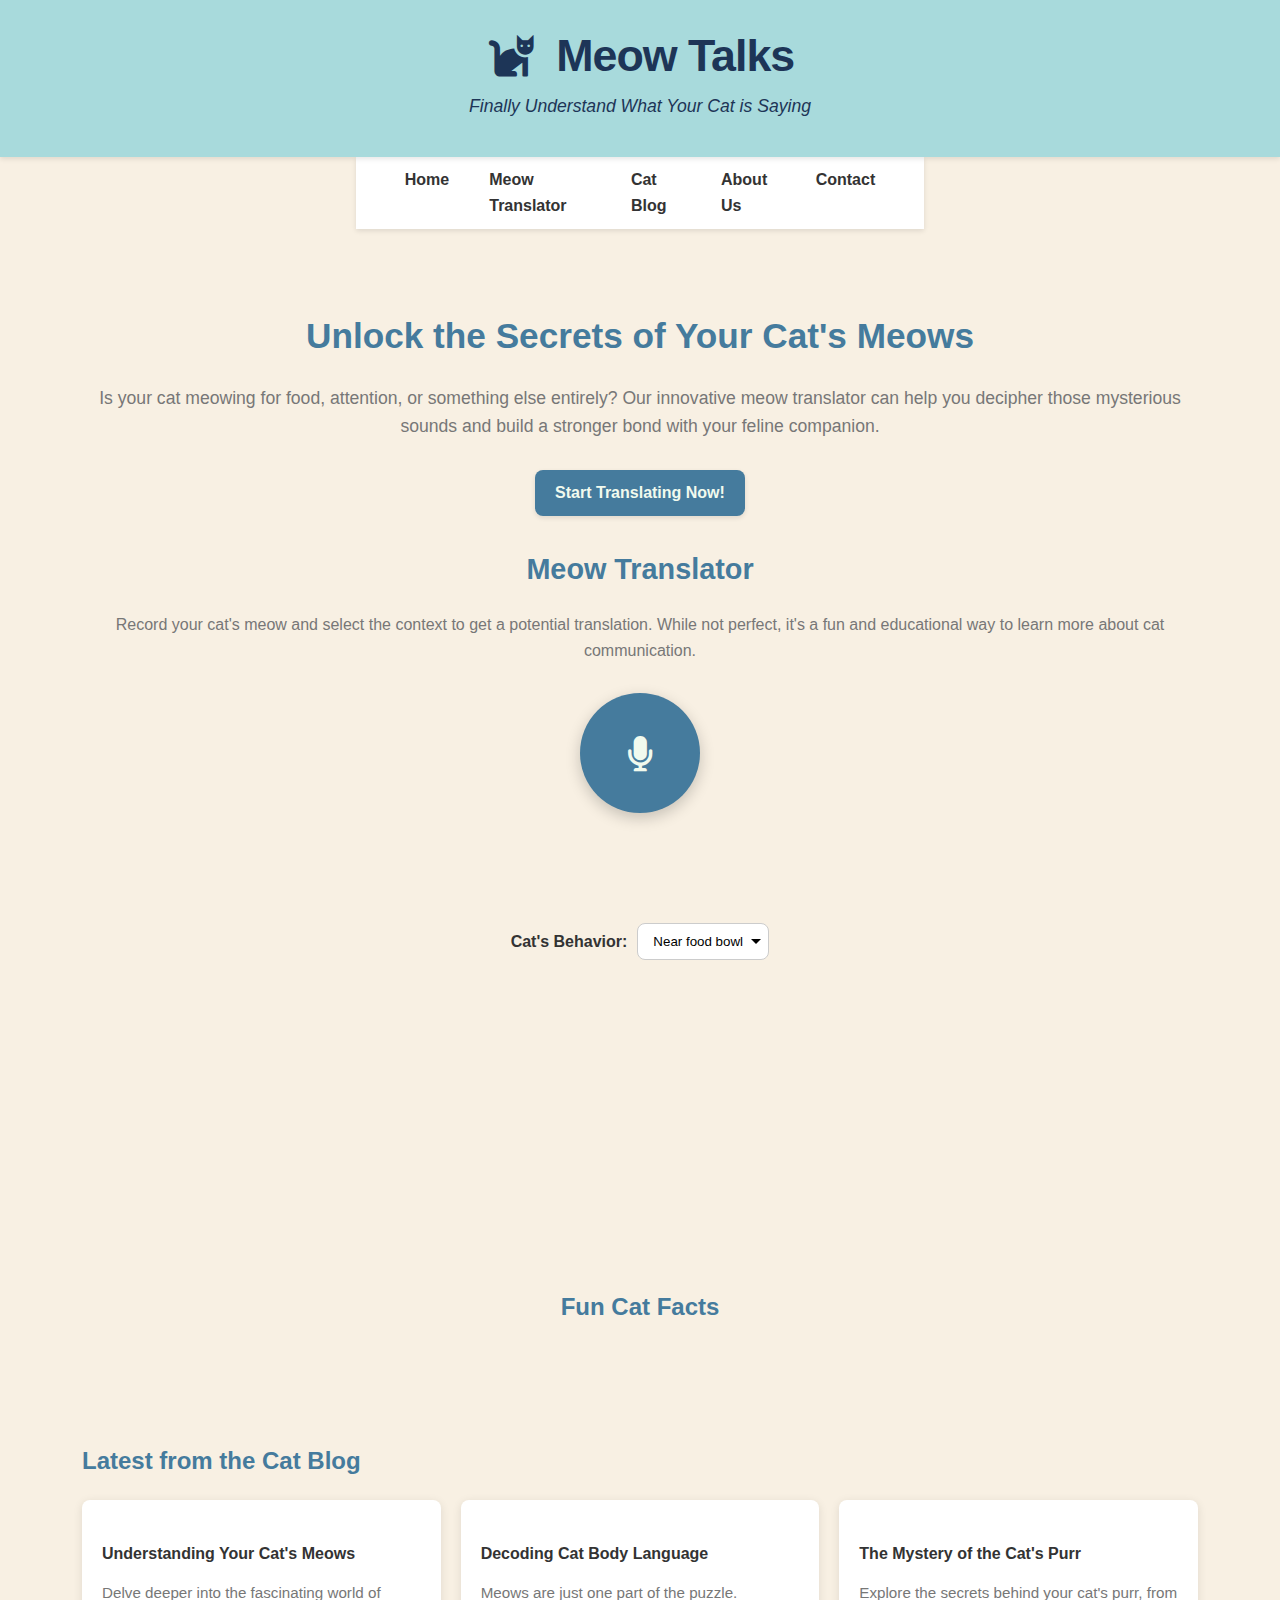
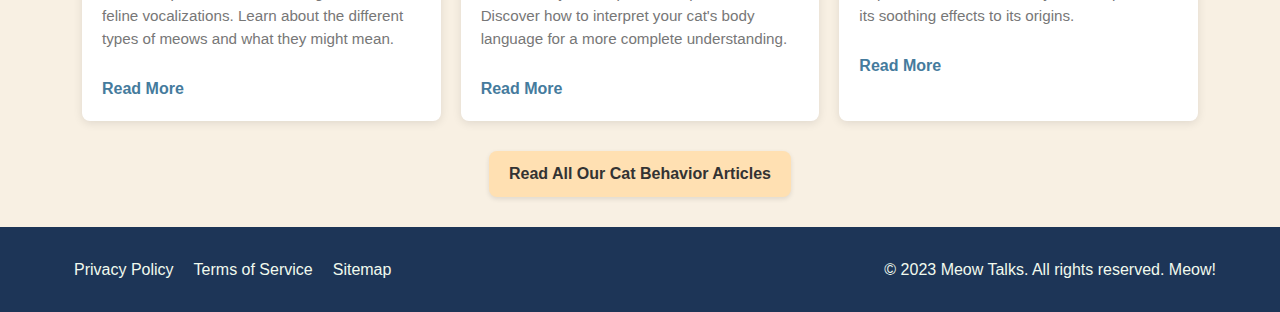
<file: index.html>
<!DOCTYPE html>
<html lang="en">
<head>
    <!--  Meta Information (Crucial for SEO) -->
    <meta charset="UTF-8">
    <meta name="viewport" content="width=device-width, initial-scale=1.0">
    <title>Meow Talks - Understand Your Cat's Meows | Cat Translator</title>
    <meta name="description" content="Decode your cat's meows with Meow Talks! Understand what your feline friend is trying to say with our innovative cat meow translator. Learn about different meow sounds and cat behavior.">
    <meta name="keywords" content="meow translator, cat sounds, understand cat meows, cat communication, cat behavior, feline language, cat vocalization, meow meaning">
    <meta name="author" content="Meow Talks Team">
    <link rel="canonical" href="https://meowtalks.com/">
    <link rel="icon" href="/favicon.ico" type="image/x-icon">

    <!--  Social Media Meta Tags (for better sharing) -->
    <meta property="og:title" content="Meow Talks - Understand Your Cat's Meows">
    <meta property="og:description" content="Finally understand what your cat is saying! Use our meow translator to decode their vocalizations.">
    <meta property="og:image" content="https://meowtalks.com/images/meow-talks-social-share.jpg">
    <meta property="og:url" content="https://meowtalks.com/">
    <meta property="og:type" content="website">

    <meta name="twitter:card" content="summary_large_image">
    <meta name="twitter:title" content="Meow Talks - Understand Your Cat's Meows">
    <meta name="twitter:description" content="Unlock the secrets of your cat's meows with our easy-to-use translator.">
    <meta name="twitter:image" content="https://meowtalks.com/images/meow-talks-twitter-card.jpg">

    <!--  Link to Stylesheets -->
    <link rel="stylesheet" href="style.css">
    <link rel="stylesheet" href="https://cdnjs.cloudflare.com/ajax/libs/font-awesome/6.0.0/css/all.min.css" integrity="sha512-9usAa10IRO0HhonpyAIVpjrylPvoDwiPUiKdWk5t3PyolY1cOd4DSE0Ga+ri4AuTroPR5aQvXU9xC6qOPnzFeg==" crossorigin="anonymous" referrerpolicy="no-referrer" />

    <!--  Google Tag Manager -->
    <!-- Google tag (gtag.js) -->
    <script async src="https://www.googletagmanager.com/gtag/js?id=G-YEDQECMYF3"></script>
    <script>
        window.dataLayer = window.dataLayer || [];
        function gtag(){dataLayer.push(arguments);}
        gtag('js', new Date());
        gtag('config', 'G-YEDQECMYF3');
    </script>

</head>
<body>
    <!--  Header Section -->
    <header>
        <div class="container">
            <h1><a href="/" title="Go to Meow Talks Homepage"><i class="fas fa-cat"></i> Meow Talks</a></h1>
            <p class="tagline">Finally Understand What Your Cat is Saying</p>
        </div>
    </header>

    <!--  Navigation Section -->
    <nav class="main-nav">
        <div class="container">
            <ul>
                <li><a href="/" aria-label="Link to the homepage">Home</a></li>
                <li><a href="/meow-translator" aria-label="Use the meow translator tool">Meow Translator</a></li>
                <li><a href="blog.html" aria-label="Read our blog about cat behavior">Cat Blog</a></li>
                <li><a href="/about" aria-label="Learn more about Meow Talks">About Us</a></li>
                <li><a href="/contact" aria-label="Contact the Meow Talks team">Contact</a></li>
            </ul>
        </div>
    </nav>

    <!--  Main Content Area -->
    <main>
        <div class="container">
            <section class="hero">
                <h2>Unlock the Secrets of Your Cat's Meows</h2>
                <p>Is your cat meowing for food, attention, or something else entirely? Our innovative meow translator can help you decipher those mysterious sounds and build a stronger bond with your feline companion.</p>
                <a href="/meow-translator" class="button primary">Start Translating Now!</a>
            </section>

            <section class="translator-section">
                <h3>Meow Translator</h3>
                <p>Record your cat's meow and select the context to get a potential translation. While not perfect, it's a fun and educational way to learn more about cat communication.</p>
                <div class="record-container">
                    <button id="recordBtn" class="record-button" aria-label="Start recording your cat's meow" title="Start Recording">
                        <i class="fas fa-microphone"></i>
                    </button>
                    <div id="listeningIndicator" class="listening-indicator"></div>
                    <canvas id="waveformCanvas" class="waveform"></canvas>
                </div>

                <div class="context-selector">
                    <label for="context">Cat's Behavior:</label>
                    <select id="context" aria-label="Select the context of your cat's meow">
                        <option value="hungry">Near food bowl</option>
                        <option value="affection">During petting</option>
                        <option value="play">Playing</option>
                        <option value="demand">At a closed door</option>
                        <option value="warning">Hissing/Growling</option>
                    </select>
                </div>

                <div id="translationArea" class="translation-area">
                    <div id="analysisMessage" class="analysis-message">Analyzing meow...</div>
                    <div id="translationOutput" class="translation-output">
                        <!-- Translation will appear here -->
                    </div>
                    <div id="confidenceLevel" class="confidence-level"></div>
                    <div class="meow-type-placeholder">😺</div>
                </div>
            </section>

            <section class="cat-facts">
                <h3>Fun Cat Facts</h3>
                <div id="catFact" class="cat-fact">Did you know a cat's purr can vibrate at a frequency of 25 to 150 Hertz, which is within the range known to promote tissue regeneration?</div>
            </section>

            <section class="blog-preview">
                <h3>Latest from the Cat Blog</h3>
                 <div class="blog-posts">
                    <article>
                        <h4><a href="blog-post-1.html">Understanding Your Cat's Meows</a></h4>
                        <p>Delve deeper into the fascinating world of feline vocalizations. Learn about the different types of meows and what they might mean.</p>
                         <a href="blog-post-1.html" class="read-more">Read More</a>
                    </article>
                    <article>
                        <h4><a href="blog-post-2.html">Decoding Cat Body Language</a></h4>
                        <p>Meows are just one part of the puzzle. Discover how to interpret your cat's body language for a more complete understanding.</p>
                       <a href="blog-post-2.html" class="read-more">Read More</a>
                    </article>
                    <article>
                      <h4><a href="blog-post-3.html">The Mystery of the Cat's Purr</a></h4>
                      <p>Explore the secrets behind your cat's purr, from its soothing effects to its origins.</p>
                      <a href="blog-post-3.html" class="read-more">Read More</a>
                    </article>
                    <!-- Add more blog post previews here -->
                    </div>
                <div class="blog-link">
                    <a href="blog.html">Read All Our Cat Behavior Articles</a>
                </div>
            </section>
        </div>
    </main>

    <!--  Footer Section -->
    <footer>
        <div class="container">
            <nav class="footer-nav">
                <ul>
                    <li><a href="/privacy-policy">Privacy Policy</a></li>
                    <li><a href="/terms-of-service">Terms of Service</a></li>
                    <li><a href="/sitemap.xml">Sitemap</a></li>
                </ul>
            </nav>
            <p>© 2023 Meow Talks. All rights reserved. Meow!</p>
        </div>
    </footer>

    <!--  Link to JavaScript Files -->
    <script src="script.js"></script>
</body>
</html>
</file>
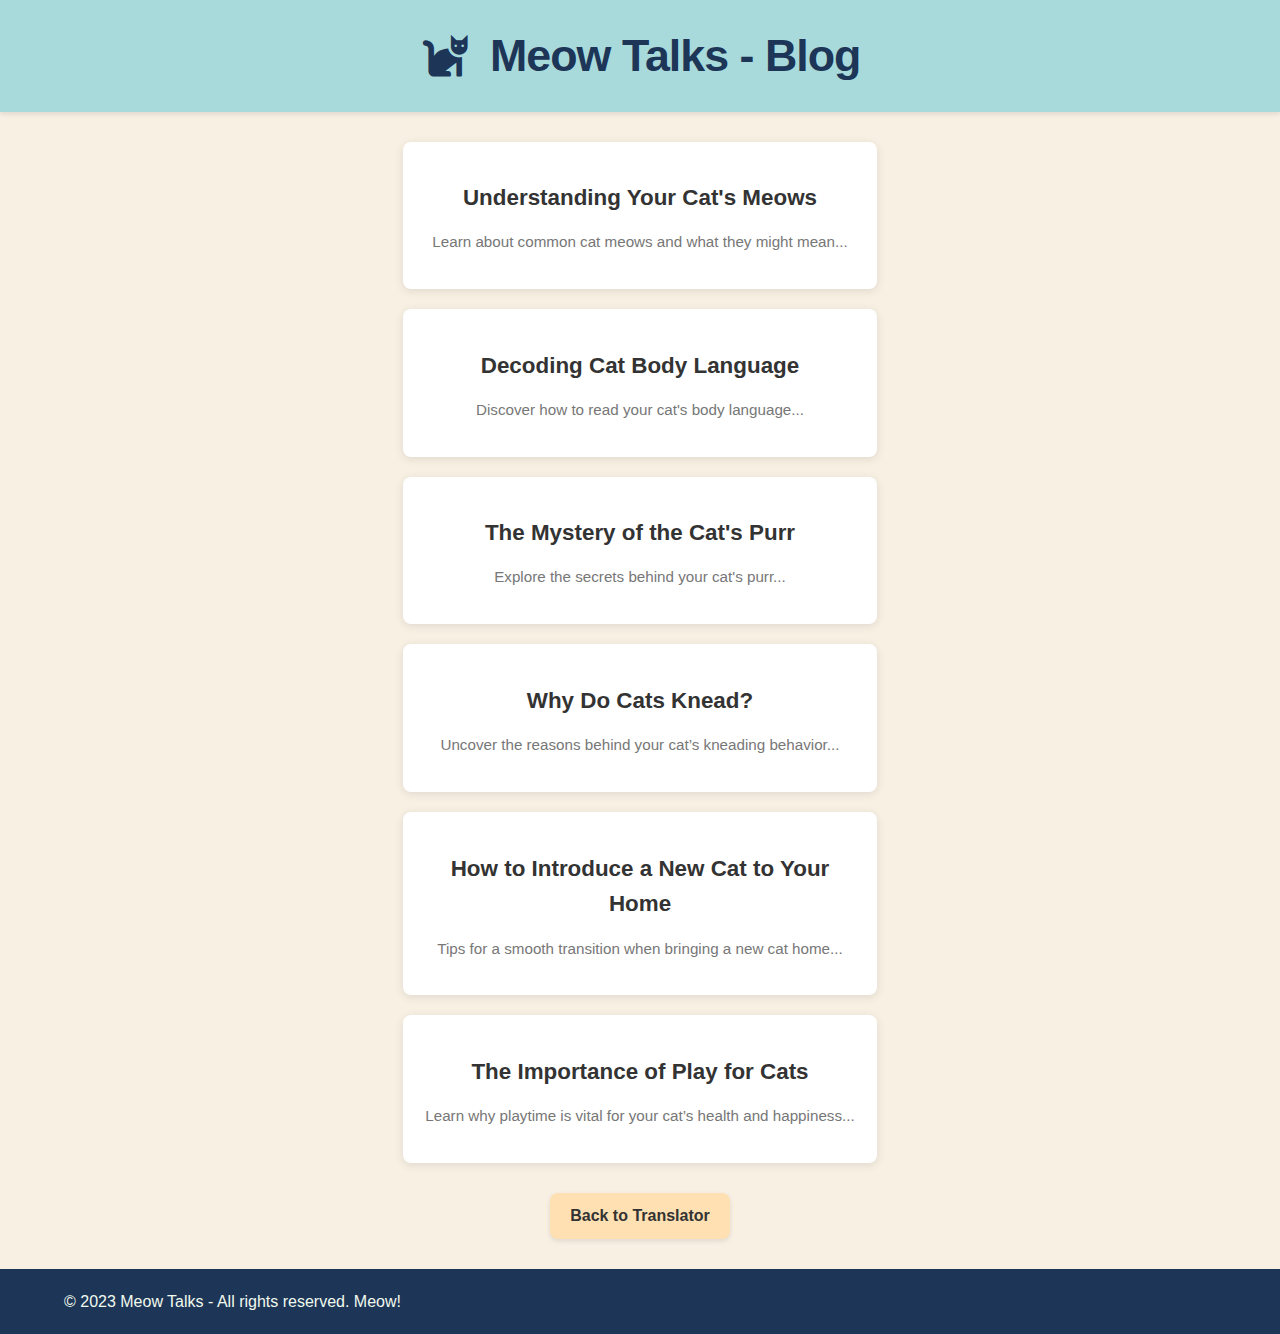
<file: blog.html>
<!DOCTYPE html>
<html lang="en">
<head>
    <!-- Google tag (gtag.js) -->
    <script async src="https://www.googletagmanager.com/gtag/js?id=G-YEDQECMYF3"></script>
    <script>
        window.dataLayer = window.dataLayer || [];
        function gtag(){dataLayer.push(arguments);}
        gtag('js', new Date());

        gtag('config', 'G-YEDQECMYF3');
    </script>
    <meta charset="UTF-8">
    <meta name="viewport" content="width=device-width, initial-scale=1.0">
    <title>Meow Talks - Cat Blog</title>
    <link rel="stylesheet" href="style.css">
    <link rel="stylesheet" href="https://cdnjs.cloudflare.com/ajax/libs/font-awesome/6.0.0/css/all.min.css" integrity="sha512-9usAa10IRO0HhonpyAIVpjrylPvoDwiPUiKdWk5t3PyolY1cOd4DSE0Ga+ri4AuTroPR5aQvXU9xC6qOPnzFeg==" crossorigin="anonymous" referrerpolicy="no-referrer" />
</head>
<body>
    <header>
        <div class="container">
            <h1><a href="/" title="Go to Meow Talks Homepage"><i class="fas fa-cat"></i> Meow Talks</a> - Blog</h1>
        </div>

    </header>
    <main class="blog-main">
        <div class="container">
        <div class="blog-posts">
            <div class="blog-post">
                <a href="blog-post-1.html">
                <h2>Understanding Your Cat's Meows</h2>
                <p>Learn about common cat meows and what they might mean...</p>
                </a>
            </div>
            <div class="blog-post">
              <a href="blog-post-2.html">
                <h2>Decoding Cat Body Language</h2>
                <p>Discover how to read your cat's body language...</p>
                </a>
            </div>
          <div class="blog-post">
            <a href="blog-post-3.html">
              <h2>The Mystery of the Cat's Purr</h2>
              <p>Explore the secrets behind your cat's purr...</p>
            </a>
        </div>
          <div class="blog-post">
                <a href="blog-post-4.html">
                    <h2>Why Do Cats Knead?</h2>
                  <p>Uncover the reasons behind your cat’s kneading behavior...</p>
                </a>
          </div>
           <div class="blog-post">
                <a href="blog-post-5.html">
                    <h2>How to Introduce a New Cat to Your Home</h2>
                    <p>Tips for a smooth transition when bringing a new cat home...</p>
                </a>
          </div>
            <div class="blog-post">
              <a href="blog-post-6.html">
                <h2>The Importance of Play for Cats</h2>
                <p>Learn why playtime is vital for your cat’s health and happiness...</p>
              </a>
          </div>
        </div>
         <div class="blog-link">
          <a href="index.html">Back to Translator</a>
        </div>
    </div>
    </main>
    <footer>
         <div class="container">
           <p>© 2023 Meow Talks - All rights reserved. Meow!</p>
        </div>
    </footer>
</body>
</html>
</file>
<file: style.css>
/* --- CSS Variables --- */
:root {
    --color-background: #f8f0e3;
    --color-text: #333;
    --color-header-bg: #a8dadc;
    --color-header-text: #1d3557;
    --color-primary: #457b9d;
    --color-secondary: #f1faee;
    --color-accent: #ffe0b2;
    --color-light-grey: #f0f0f0;
    --color-grey: #ccc;
    --color-dark-grey: #777;
    --color-footer-bg: #1d3557;
    --color-footer-text: #f1faee;
    --box-shadow: 0 2px 5px rgba(0, 0, 0, 0.1);
    --box-shadow-medium: 0 2px 10px rgba(0, 0, 0, 0.1);
    --box-shadow-large: 0 5px 15px rgba(0, 0, 0, 0.2);
    --spacing-small: 10px;
    --spacing-medium: 20px;
    --spacing-large: 30px;
    --border-radius: 8px;
    --transition-speed: 0.3s;
}

/* --- Base Styles --- */
body {
    font-family: 'Arial', sans-serif;
    margin: 0;
    background-color: var(--color-background);
    color: var(--color-text);
    display: flex;
    flex-direction: column;
    align-items: center;
    min-height: 100vh;
    overflow-x: hidden;
    line-height: 1.6;
    -webkit-font-smoothing: antialiased;
    -moz-osx-font-smoothing: grayscale;
}

html {
    overflow-x: hidden;
    scroll-behavior: smooth;
}

.container {
    width: 90%;
    max-width: 1200px;
    margin: 0 auto;
    padding-left: var(--spacing-medium);
    padding-right: var(--spacing-medium);
}

/* --- Header Styles --- */
header {
    background-color: var(--color-header-bg);
    color: var(--color-header-text);
    padding: var(--spacing-medium) 0;
    text-align: center;
    width: 100%;
    box-shadow: var(--box-shadow);
    position: relative;
}

header .container {
    display: flex;
    flex-direction: column;
    align-items: center;
}

header h1 {
    margin: 0;
    font-size: 2.8em;
    letter-spacing: -1px;
}

header h1 a {
    text-decoration: none;
    color: inherit;
}

header h1 i {
    margin-right: var(--spacing-small);
}

header .tagline {
    font-size: 1.1em;
    margin-top: var(--spacing-small) / 2;
    font-style: italic;
    color: rgba(var(--color-header-text-rgb), 0.8);
}

/* --- Navigation Styles --- */
.main-nav {
    background-color: #fff;
    box-shadow: var(--box-shadow);
    margin-bottom: var(--spacing-medium);
}

.main-nav .container {
    padding: 0;
}

.main-nav ul {
    list-style: none;
    padding: 0;
    margin: 0;
    display: flex;
    justify-content: center;
}

.main-nav li {
    margin: 0;
}

.main-nav a {
    display: block;
    padding: var(--spacing-small) var(--spacing-medium);
    text-decoration: none;
    color: var(--color-text);
    font-weight: bold;
    transition: background-color var(--transition-speed) ease-in-out, color var(--transition-speed) ease-in-out;
}

.main-nav a:hover,
.main-nav a:focus {
    background-color: var(--color-primary);
    color: var(--color-secondary);
}

/* --- Main Content Styles (Index Page) --- */
main {
    flex-grow: 1;
    padding: var(--spacing-large) 0;
}

/* --- Hero Section --- */
.hero {
    text-align: center;
    margin-bottom: var(--spacing-large);
}

.hero h2 {
    font-size: 2.2em;
    margin-bottom: var(--spacing-medium);
    color: var(--color-primary);
}

.hero p {
    font-size: 1.1em;
    color: var(--color-dark-grey);
    margin-bottom: var(--spacing-large);
}

.hero .button {
    display: inline-block;
    padding: var(--spacing-small) var(--spacing-medium);
    background-color: var(--color-primary);
    color: var(--color-secondary);
    text-decoration: none;
    border-radius: var(--border-radius);
    font-weight: bold;
    transition: background-color var(--transition-speed) ease-in-out, transform 0.2s ease-in-out;
    box-shadow: var(--box-shadow);
}

.hero .button:hover,
.hero .button:focus {
    background-color: #366486;
    transform: scale(1.03);
}

/* --- Translator Section --- */
.translator-section {
    text-align: center;
    margin-bottom: var(--spacing-large);
}

.translator-section h3 {
    font-size: 1.8em;
    margin-bottom: var(--spacing-medium);
    color: var(--color-primary);
}

.translator-section p {
    color: var(--color-dark-grey);
    margin-bottom: var(--spacing-large);
}

.record-container {
    display: flex;
    flex-direction: column;
    align-items: center;
    position: relative;
    transition: transform var(--transition-speed) ease-in-out;
    margin-bottom: var(--spacing-medium);
}

.record-container.recording {
    transform: translateY(-100px);
}

.record-button {
    background-color: var(--color-primary);
    color: var(--color-secondary);
    border: none;
    border-radius: 50%;
    width: 120px;
    height: 120px;
    font-size: 2.2em;
    cursor: pointer;
    display: flex;
    align-items: center;
    justify-content: center;
    box-shadow: var(--box-shadow-large);
    transition: transform 0.2s ease-in-out, box-shadow 0.2s ease-in-out, background-color var(--transition-speed) ease;
    position: relative;
    z-index: 1;
    outline: none;
}

.record-button::before {
    content: '';
    display: block;
    position: absolute;
    top: -15px;
    left: -15px;
    right: -15px;
    bottom: -15px;
    border-radius: 50%;
    border: 3px solid transparent;
    opacity: 0;
    animation: recordAura 1.5s linear infinite;
}

.record-button.recording::before {
    border-color: var(--color-accent);
}

@keyframes recordAura {
    0% {
        transform: scale(0.8);
        opacity: 0;
    }
    50% {
        transform: scale(1.2);
        opacity: 0.8;
    }
    100% {
        transform: scale(1.5);
        opacity: 0;
    }
}

.record-button:hover {
    transform: scale(1.08);
    box-shadow: 0 8px 20px rgba(0, 0, 0, 0.3);
}

.record-button.recording {
    animation: pulse 1.5s infinite;
}

@keyframes pulse {
    0% {
        transform: scale(1);
    }
    50% {
        transform: scale(1.1);
    }
    100% {
        transform: scale(1);
    }
}

.record-indicator {
    position: absolute;
    top: -40px;
    font-size: 1.1rem;
    opacity: 0;
    color: var(--color-primary);
    transition: opacity var(--transition-speed) ease-in-out;
    font-style: italic;
}

.record-indicator.recording {
    opacity: 1;
}

#waveformCanvas {
    margin-top: var(--spacing-small);
    width: 250px;
    height: 60px;
    border-radius: var(--border-radius);
    background-color: var(--color-light-grey);
    opacity: 0;
    transition: opacity var(--transition-speed) ease-in-out;
}

#waveformCanvas.active {
    opacity: 1;
}

#listeningIndicator {
    margin-top: var(--spacing-medium);
    font-style: italic;
    color: var(--color-dark-grey);
    opacity: 0;
    transition: opacity var(--transition-speed) ease-in-out;
}

#listeningIndicator.listening {
    opacity: 1;
}

.context-selector {
    margin-top: var(--spacing-medium);
    display: flex;
    align-items: center;
    justify-content: center;
}

.context-selector label {
    margin-right: var(--spacing-small);
    font-weight: bold;
}

.context-selector select {
    padding: 10px 15px;
    border-radius: var(--border-radius);
    border: 1px solid var(--color-grey);
    appearance: none;
    -webkit-appearance: none;
    -moz-appearance: none;
    background-color: #fff;
    background-image: url('data:image/svg+xml;utf8,<svg fill="black" height="24" viewBox="0 0 24 24" width="24" xmlns="http://www.w3.org/2000/svg"><path d="M7 10l5 5 5-5z"/></svg>');
    background-repeat: no-repeat;
    background-position-x: 100%;
    background-position-y: 5px;
    cursor: pointer;
}

/* --- Translation Area --- */
#translationArea {
    margin-top: var(--spacing-large);
    display: flex;
    align-items: center;
    flex-direction: column;
    position: relative;
}

#analysisMessage {
    font-style: italic;
    color: var(--color-dark-grey);
    margin-bottom: var(--spacing-small);
    opacity: 0;
    transition: opacity var(--transition-speed) ease-in-out;
}

#analysisMessage.show {
    opacity: 1;
}

#analysisMessage.animate {
    animation: fadeInOut 1s infinite;
}

@keyframes fadeInOut {
    0%,
    100% {
        opacity: 0.4;
    }
    50% {
        opacity: 1;
    }
}

#translationOutput {
    padding: var(--spacing-medium);
    background-color: #fff;
    border-radius: var(--border-radius);
    box-shadow: var(--box-shadow-medium);
    text-align: center;
    font-size: 1.3em;
    opacity: 0;
    transform: translateY(20px);
    transition: opacity 0.5s ease-out, transform 0.5s ease-out;
    margin-bottom: 5px;
    min-height: 60px;
    display: flex;
    align-items: center;
    justify-content: center;
}

#translationOutput.show {
    opacity: 1;
    transform: translateY(0);
}

#confidenceLevel {
    font-style: italic;
    color: var(--color-dark-grey);
    opacity: 0;
    transition: opacity var(--transition-speed) ease-in-out;
    margin-bottom: var(--spacing-small);
}

#confidenceLevel.show {
    opacity: 1;
}

.meow-type-placeholder {
    font-size: 3em;
    color: var(--color-primary);
    transition: transform 0.3s ease-in-out;
    position: relative;
    z-index: 1;
    padding: 10px;
    margin: 10px;
    border-radius: 50%;
    background-color: var(--color-light-grey);
    opacity: 0;
    transition: opacity 0.5s ease-out, transform 0.3s ease-in-out;
}

.meow-type-placeholder.show {
    opacity: 1;
    transform: scale(1.1);
}

/* --- Cat Facts Section --- */
.cat-facts {
    text-align: center;
    margin-top: var(--spacing-large);
}

.cat-facts h3 {
    font-size: 1.5em;
    margin-bottom: var(--spacing-medium);
    color: var(--color-primary);
}

#catFact {
    margin-top: var(--spacing-small);
    padding: var(--spacing-medium);
    background-color: var(--color-accent);
    border-radius: var(--border-radius);
    box-shadow: var(--box-shadow-medium);
    text-align: center;
    font-size: 1em;
    opacity: 0;
    transform: translateY(20px);
    transition: opacity 0.5s ease-out, transform 0.5s ease-out;
}

#catFact.show {
    opacity: 1;
    transform: translateY(0);
}

/* --- Blog Preview Section --- */
.blog-preview {
    margin-top: var(--spacing-large);
}

.blog-preview h3 {
    font-size: 1.5em;
    margin-bottom: var(--spacing-medium);
    color: var(--color-primary);
}

.blog-posts {
    display: grid;
    grid-template-columns: repeat(auto-fit, minmax(300px, 1fr));
    gap: var(--spacing-medium);
}

.blog-posts article {
    padding: var(--spacing-medium);
    background-color: #fff;
    border-radius: var(--border-radius);
    box-shadow: var(--box-shadow-medium);
    transition: transform 0.2s ease-in-out;
}

.blog-posts article:hover {
    transform: scale(1.02);
}

.blog-posts h4 {
    margin-bottom: var(--spacing-small);
}

.blog-posts h4 a {
    text-decoration: none;
    color: inherit;
    transition: color 0.3s ease-in-out;
}

.blog-posts h4 a:hover,
.blog-posts h4 a:focus {
    color: var(--color-primary);
}

.blog-posts p {
    color: var(--color-dark-grey);
    font-size: 0.95em;
    line-height: 1.5;
}

.blog-posts .read-more {
    display: inline-block;
    margin-top: var(--spacing-small);
    color: var(--color-primary);
    text-decoration: none;
    font-weight: bold;
    transition: color 0.3s ease-in-out;
}

.blog-posts .read-more:hover,
.blog-posts .read-more:focus {
    color: #366486;
}

.blog-link {
    margin-top: var(--spacing-large);
    text-align: center;
}

.blog-link a {
    display: inline-block;
    padding: var(--spacing-small) var(--spacing-medium);
    background-color: var(--color-accent);
    color: var(--color-text);
    text-decoration: none;
    border-radius: var(--border-radius);
    font-weight: bold;
    transition: background-color var(--transition-speed) ease-in-out, transform 0.2s ease-in-out;
    box-shadow: var(--box-shadow);
}

.blog-link a:hover,
.blog-link a:focus {
    background-color: #e0c193;
    transform: scale(1.03);
}

/* --- Footer Styles --- */
footer {
    background-color: var(--color-footer-bg);
    color: var(--color-footer-text);
    text-align: center;
    padding: var(--spacing-medium) 0;
    width: 100%;
    margin-top: auto;
}

footer .container {
    display: flex;
    justify-content: space-between;
    align-items: center;
    flex-wrap: wrap;
}
footer p {
 margin: 0;
}
footer .footer-nav ul {
    list-style: none;
    padding: 0;
    margin: 0;
    display: flex;
}

footer .footer-nav li {
    margin: 0;
}

footer .footer-nav a {
    display: block;
    padding: var(--spacing-small);
    text-decoration: none;
    color: var(--color-footer-text);
    transition: color var(--transition-speed) ease-in-out;
}

footer .footer-nav a:hover,
footer .footer-nav a:focus {
    color: var(--color-accent);
}
/* --- Blog Specific Styles --- */
.blog-main {
  flex-grow: 1;
  padding: var(--spacing-large) 0;
}

.blog-main .container {
  display: flex;
  flex-direction: column;
  align-items: center;
}
.blog-main .blog-posts {
  display: grid;
  grid-template-columns: repeat(auto-fit, minmax(300px, 1fr));
  gap: var(--spacing-medium);
  width: 100%;
}

.blog-main .blog-post {
    padding: var(--spacing-medium);
    background-color: #fff;
    border-radius: var(--border-radius);
    box-shadow: var(--box-shadow-medium);
    transition: transform 0.2s ease-in-out;
    text-align: center;
    display: flex;
    flex-direction: column;
    align-items: center;
}
.blog-main .blog-post:hover {
    transform: scale(1.02);
}
.blog-main .blog-post a {
  text-decoration: none;
    color: inherit;
    display: block;
    width: 100%;
}
.blog-main .blog-post h2 {
  margin-bottom: var(--spacing-small);
   font-size: 1.4em;
}
.blog-main .blog-post p {
  color: var(--color-dark-grey);
    font-size: 0.95em;
    line-height: 1.5;
}
.blog-main .blog-post-content {
  max-width: 90%;
}
.blog-main .blog-post-content h2 {
  font-size: 1.8em;
    margin-bottom: var(--spacing-medium);
    color: var(--color-primary);
    text-align: center;
}
.blog-main .blog-post-content h3 {
     font-size: 1.5em;
    margin-top: var(--spacing-large);
    margin-bottom: var(--spacing-medium);
    color: var(--color-primary);

}
.blog-main .blog-post-content p {
  color: var(--color-dark-grey);
  line-height: 1.7;
  margin-bottom: var(--spacing-medium);
}
.blog-main .blog-post-content ul {
  margin-bottom: var(--spacing-medium)
}
.blog-main .blog-post-content li{
   margin-bottom: var(--spacing-small);
  color: var(--color-dark-grey);
    line-height: 1.5;
}
.blog-main .blog-post-content img {
    max-width: 100%; /* Make images responsive */
    height: auto; /* Maintain aspect ratio */
    margin: var(--spacing-medium) 0;
  border-radius: var(--border-radius);
    box-shadow: var(--box-shadow-medium);
}
/* --- Media Queries (Responsiveness) --- */
@media (max-width: 1024px) {
    .container {
        width: 95%;
    }
}

@media (max-width: 768px) {
    header h1 {
        font-size: 2.4em;
    }

    .main-nav ul {
        flex-direction: column;
        text-align: center;
    }

    .main-nav li {
        margin: 0;
    }

    .main-nav a {
        padding: var(--spacing-small);
    }

    .hero h2 {
        font-size: 2em;
    }

    .translator-section h3 {
        font-size: 1.6em;
    }

    .record-button {
        width: 100px;
        height: 100px;
        font-size: 2em;
    }

    .context-selector {
        flex-direction: column;
        align-items: flex-start;
    }

    .context-selector label {
        margin-bottom: var(--spacing-small) / 2;
    }

    .blog-posts {
        grid-template-columns: 1fr;
    }

    footer .container {
        flex-direction: column;
        text-align: center;
    }

    footer .footer-nav ul {
        flex-direction: column;
    }
  .blog-main .blog-posts {
    grid-template-columns: 1fr;
  }
}

@media (max-width: 480px) {
    header h1 {
        font-size: 2em;
    }

    .record-button {
        width: 80px;
        height: 80px;
        font-size: 1.5em;
    }
}

/* --- Aura Element Styles --- */
.aura-shape {
    position: absolute;
    left: 50%;
    top: 50%;
    border-radius: 50%;
    width: 150px;
    height: 150px;
    background-color: var(--color-accent);
    opacity: 0.3;
    transform: translate(-50%, -50%);
    z-index: 0;
    pointer-events: none;
}

.aura-shape.square {
    border-radius: 10px;
}

.aura-shape.triangle {
    border-radius: 0;
    width: 0;
    height: 0;
    border-left: 75px solid transparent;
    border-right: 75px solid transparent;
    border-bottom: 150px solid var(--color-accent);
    background-color: transparent;
}

.aura-shape.star {
    --star-color: var(--color-accent);
    position: absolute;
    display: block;
    width: 0px;
    height: 0px;
    border-right: 75px solid transparent;
    border-bottom: 50px solid var(--star-color);
    border-left: 75px solid transparent;
    transform: translate(-50%, -50%) rotate(35deg);
    opacity: 0.6;
}
.aura-shape.star:before {
    border-bottom: 55px solid var(--star-color);
    border-left: 20px solid transparent;
    border-right: 20px solid transparent;
    position: absolute;
    height: 0;
    width: 0;
    top: -32px;
    left: -58px;
    display: block;
    content: '';
    transform: rotate(-35deg);
}
.aura-shape.star:after {
    position: absolute;
    display: block;
    top: 0px;
    left: -75px;
    width: 0px;
    height: 0px;
    border-right: 75px solid transparent;
    border-bottom: 50px solid var(--star-color);
    border-left: 75px solid transparent;
    transform: rotate(-70deg);
    content: '';
}
</file>
